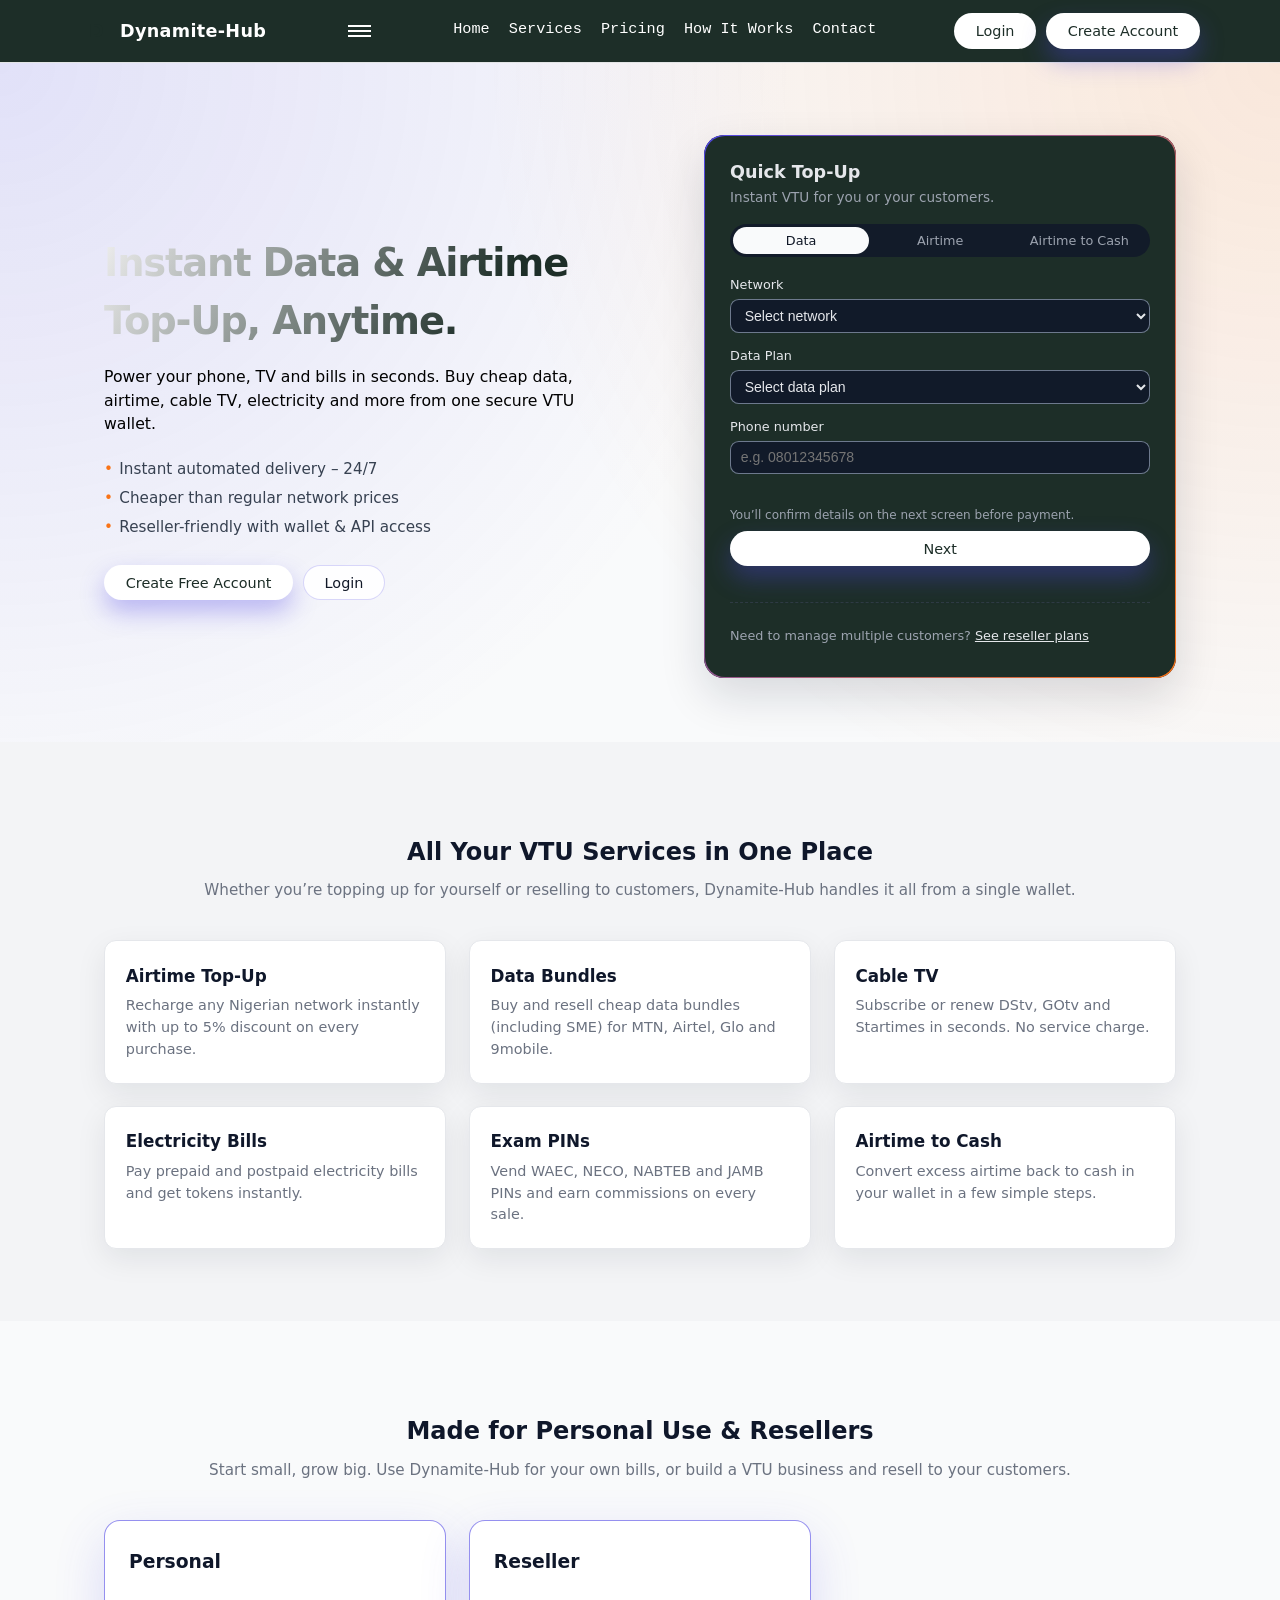
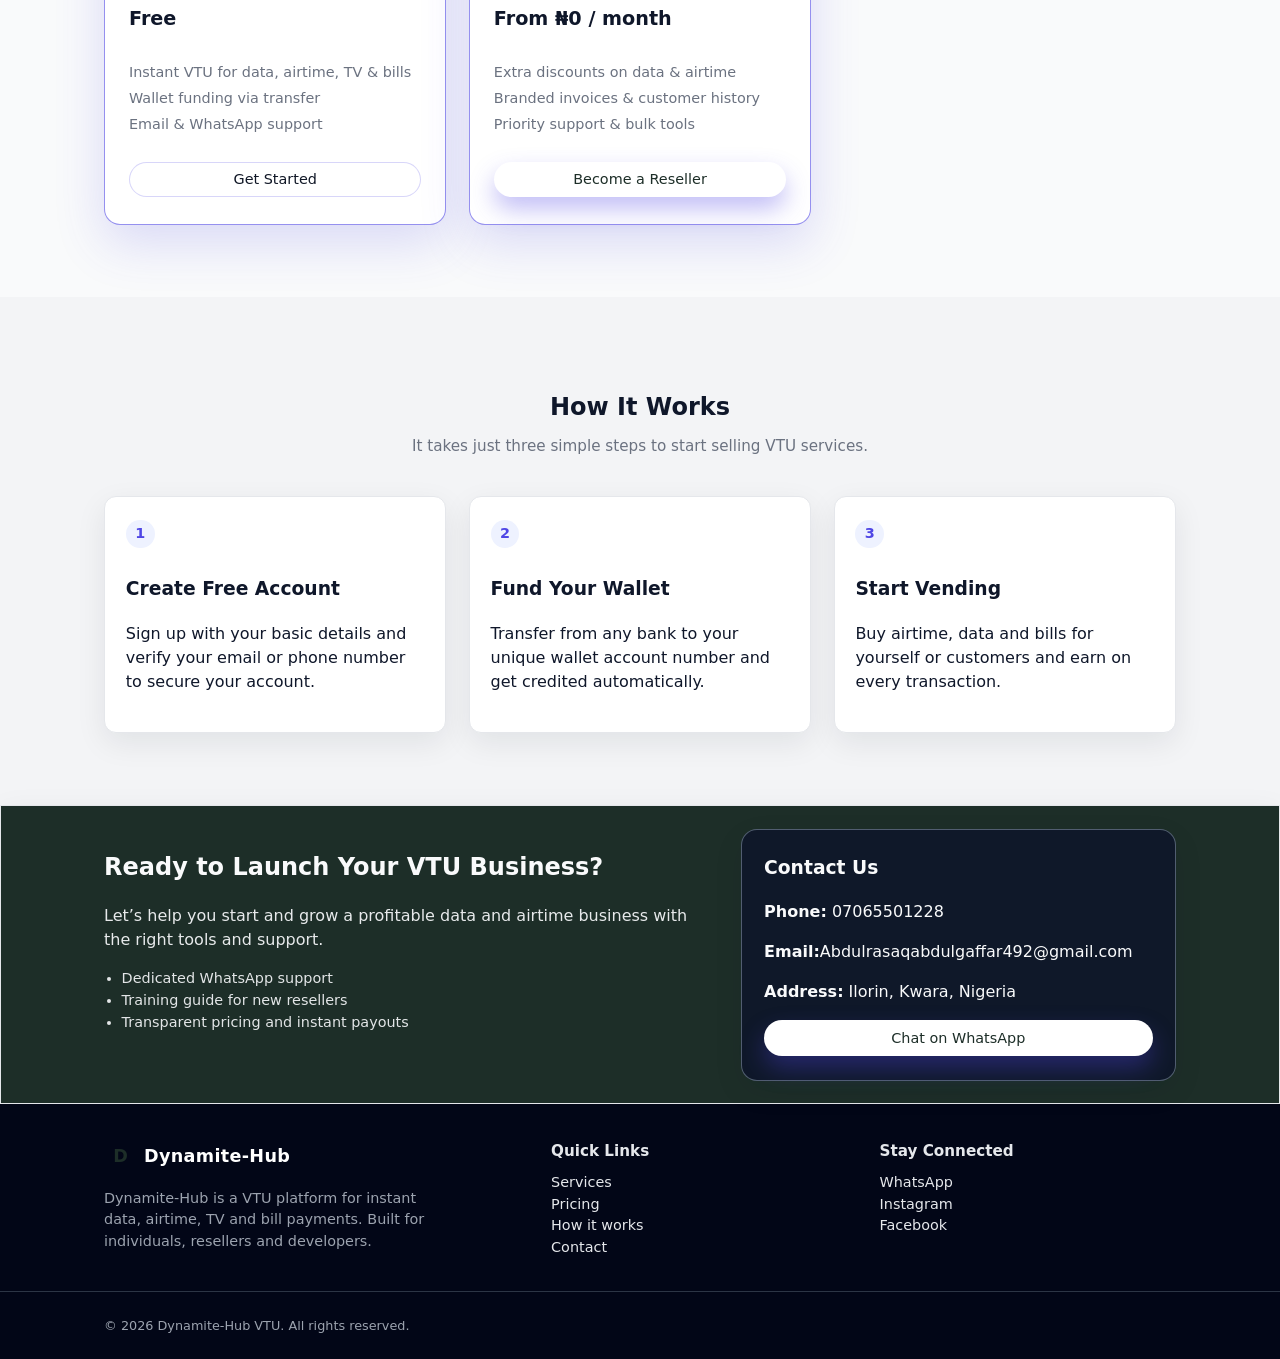
<file: index.html>
<!DOCTYPE html>
<html lang="en">
<head>
  <meta charset="UTF-8" />
  <title>Dynamite-Hub VTU – Cheap Data & Airtime Top-Up</title>
  <meta name="viewport" content="width=device-width, initial-scale=1" />
  <link rel="stylesheet" href="style.css" />
</head>
<body>
  <!-- HEADER / NAVBAR -->
  <header class="site-header">
    <div class="container nav-container">
      <div class="logo">
        <span class="logo-mark">D</span>
        <span class="logo-text">Dynamite-Hub</span>
      </div>

      <button class="nav-toggle" aria-label="Toggle navigation">
        <span></span>
        <span></span>
        <span></span>
      </button>

      <nav class="nav-links">
        <a href="#hero">Home</a>
        <a href="#services">Services</a>
        <a href="#pricing">Pricing</a>
        <a href="#how-it-works">How It Works</a>
        <a href="#contact">Contact</a>
      </nav>

      <div class="nav-auth">
        <button class="btn btn-ghost" id="loginBtnHeader">Login</button>
        <button class="btn btn-primary">Create Account</button>
      </div>
    </div>
  </header>

  <!-- HERO -->
  <main>
    <section id="hero" class="hero">
      <div class="container hero-container">
        <div class="hero-text">
          <h1>Instant Data & Airtime Top-Up, Anytime.</h1>
          <p>
            Power your phone, TV and bills in seconds. Buy cheap data, airtime, cable TV,
            electricity and more from one secure VTU wallet.
          </p>
          <ul class="hero-benefits">
            <li>Instant automated delivery – 24/7</li>
            <li>Cheaper than regular network prices</li>
            <li>Reseller-friendly with wallet & API access</li>
          </ul>
          <div class="hero-actions">
            <button class="btn btn-primary">Create Free Account</button>
            <button class="btn btn-outline" id="loginBtnHero">Login</button>
          </div>
        </div>

        <!-- QUICK BUY CARD -->
        <div class="quick-buy-card">
          <div class="quick-buy-header">
            <h2>Quick Top-Up</h2>
            <p>Instant VTU for you or your customers.</p>
          </div>

          <div class="service-tabs" role="tablist">
            <button class="tab-btn active" data-service-tab="data" type="button">
              Data
            </button>
            <button class="tab-btn" data-service-tab="airtime" type="button">
              Airtime
            </button>
            <button class="tab-btn" data-service-tab="airtime2cash" type="button">
              Airtime to Cash
            </button>
          </div>

          <form id="quick-buy-form">
            <input type="hidden" name="serviceType" id="serviceType" value="data" />

            <div class="form-group">
              <label for="network">Network</label>
              <select id="network" name="network" required>
                <option value="">Select network</option>
                <option value="mtn">MTN</option>
                <option value="airtel">Airtel</option>
                <option value="glo">Glo</option>
                <option value="9mobile">9mobile</option>
              </select>
            </div>

            <div class="form-group" id="planGroup">
              <label for="planOrAmount">Plan / Amount</label>
              <select id="planOrAmount" name="planOrAmount" required>
                <option value="">Select value</option>
                <option value="500-1gb">₦500 – 1GB (30 days)</option>
                <option value="1000-3gb">₦1000 – 3GB (30 days)</option>
                <option value="2000-10gb">₦2000 – 10GB (30 days)</option>
              </select>
            </div>

            <div class="form-group">
              <label for="phone">Phone number</label>
              <input
                type="tel"
                id="phone"
                name="phone"
                placeholder="e.g. 08012345678"
                required
              />
            </div>

            <div class="form-footer">
              <p class="form-hint">
                You’ll confirm details on the next screen before payment.
              </p>
              <button class="btn btn-primary btn-block" type="submit">
                Next
              </button>
            </div>

            <div class="form-message" id="quickBuyMessage" aria-live="polite"></div>
          </form>

          <div class="quick-buy-footer">
            <p>
              Need to manage multiple customers?
              <a href="#pricing">See reseller plans</a>
            </p>
          </div>
        </div>
      </div>
    </section>

    <!-- SERVICES -->
    <section id="services" class="section section-light">
      <div class="container">
        <header class="section-header">
          <h2>All Your VTU Services in One Place</h2>
          <p>
            Whether you’re topping up for yourself or reselling to customers, Dynamite-Hub
            handles it all from a single wallet.
          </p>
        </header>

        <div class="card-grid">
          <article class="card">
            <h3>Airtime Top-Up</h3>
            <p>
              Recharge any Nigerian network instantly with up to 5% discount on every
              purchase.
            </p>
          </article>
          <article class="card">
            <h3>Data Bundles</h3>
            <p>
              Buy and resell cheap data bundles (including SME) for MTN, Airtel, Glo and
              9mobile.
            </p>
          </article>
          <article class="card">
            <h3>Cable TV</h3>
            <p>
              Subscribe or renew DStv, GOtv and Startimes in seconds. No service charge.
            </p>
          </article>
          <article class="card">
            <h3>Electricity Bills</h3>
            <p>
              Pay prepaid and postpaid electricity bills and get tokens instantly.
            </p>
          </article>
          <article class="card">
            <h3>Exam PINs</h3>
            <p>
              Vend WAEC, NECO, NABTEB and JAMB PINs and earn commissions on every sale.
            </p>
          </article>
          <article class="card">
            <h3>Airtime to Cash</h3>
            <p>
              Convert excess airtime back to cash in your wallet in a few simple steps.
            </p>
          </article>
        </div>
      </div>
    </section>

    <!-- PRICING / RESELLERS -->
    <section id="pricing" class="section">
      <div class="container">
        <header class="section-header">
          <h2>Made for Personal Use & Resellers</h2>
          <p>
            Start small, grow big. Use Dynamite-Hub for your own bills, or build a VTU
            business and resell to your customers.
          </p>
        </header>

        <div class="pricing-grid">
          <article class="pricing-card">
            <h3>Personal</h3>
            <p class="price">Free</p>
            <ul>
              <li>Instant VTU for data, airtime, TV & bills</li>
              <li>Wallet funding via transfer</li>
              <li>Email & WhatsApp support</li>
            </ul>
            <button class="btn btn-outline">Get Started</button>
          </article>

          <article class="pricing-card pricing-card-highlight">
            <h3>Reseller</h3>
            <p class="price">From ₦0 / month</p>
            <ul>
              <li>Extra discounts on data & airtime</li>
              <li>Branded invoices & customer history</li>
              <li>Priority support & bulk tools</li>
            </ul>
            <button class="btn btn-primary">Become a Reseller</button>
          </article>

          <!-- <article class="pricing-card">
            <h3>API</h3>
            <p class="price">Pay as you go</p>
            <ul>
              <li>REST API for websites & apps</li>
              <li>Sandbox & API keys dashboard</li>
              <li>Technical support for integration</li>
            </ul>
            <button class="btn btn-outline">View API Docs</button>
          </article> -->
        </div>
      </div>
    </section>

    <!-- HOW IT WORKS -->
    <section id="how-it-works" class="section section-light">
      <div class="container">
        <header class="section-header">
          <h2>How It Works</h2>
          <p>It takes just three simple steps to start selling VTU services.</p>
        </header>

        <div class="steps-grid">
          <div class="step">
            <div class="step-number">1</div>
            <h3>Create Free Account</h3>
            <p>
              Sign up with your basic details and verify your email or phone number to
              secure your account.
            </p>
          </div>
          <div class="step">
            <div class="step-number">2</div>
            <h3>Fund Your Wallet</h3>
            <p>
              Transfer from any bank to your unique wallet account number and get
              credited automatically.
            </p>
          </div>
          <div class="step">
            <div class="step-number">3</div>
            <h3>Start Vending</h3>
            <p>
              Buy airtime, data and bills for yourself or customers and earn on every
              transaction.
            </p>
          </div>
        </div>
      </div>
    </section>

    <!-- CONTACT / CTA -->
    <section id="contact" class="section section-accent">
      <div class="container contact-container">
        <div class="contact-text">
          <h2>Ready to Launch Your VTU Business?</h2>
          <p>
            Let’s help you start and grow a profitable data and airtime business with
            the right tools and support.
          </p>
          <ul>
            <li>Dedicated WhatsApp support</li>
            <li>Training guide for new resellers</li>
            <li>Transparent pricing and instant payouts</li>
          </ul>
        </div>
        <div class="contact-box">
          <h3>Contact Us</h3>
          <p><strong>Phone:</strong> 07065501228</p>
          <p><strong>Email:</strong>Abdulrasaqabdulgaffar492@gmail.com</p>
          <p><strong>Address:</strong> Ilorin, Kwara, Nigeria</p>
          <button class="btn btn-primary btn-block">Chat on WhatsApp</button>
        </div>
      </div>
    </section>
  </main>

  <!-- FOOTER -->
  <footer class="site-footer">
    <div class="container footer-container">
      <div>
        <div class="logo">
          <span class="logo-mark">D</span>
          <span class="logo-text">Dynamite-Hub</span>
        </div>
        <p class="footer-text">
          Dynamite-Hub is a VTU platform for instant data, airtime, TV and bill payments.
          Built for individuals, resellers and developers.
        </p>
      </div>
      <div>
        <h4>Quick Links</h4>
        <ul>
          <li><a href="#services">Services</a></li>
          <li><a href="#pricing">Pricing</a></li>
          <li><a href="#how-it-works">How it works</a></li>
          <li><a href="#contact">Contact</a></li>
        </ul>
      </div>
      <div>
        <h4>Stay Connected</h4>
        <ul>
          <li><a href="07065501228">WhatsApp</a></li>
          <li><a href="#">Instagram</a></li>
          <li><a href="#">Facebook</a></li>
        </ul>
      </div>
    </div>
    <div class="footer-bottom">
      <div class="container">
        <p>© <span id="year"></span> Dynamite-Hub VTU. All rights reserved.</p>
      </div>
    </div>
  </footer>

  <script src="script.js"></script>
</body>
</html>
</file>
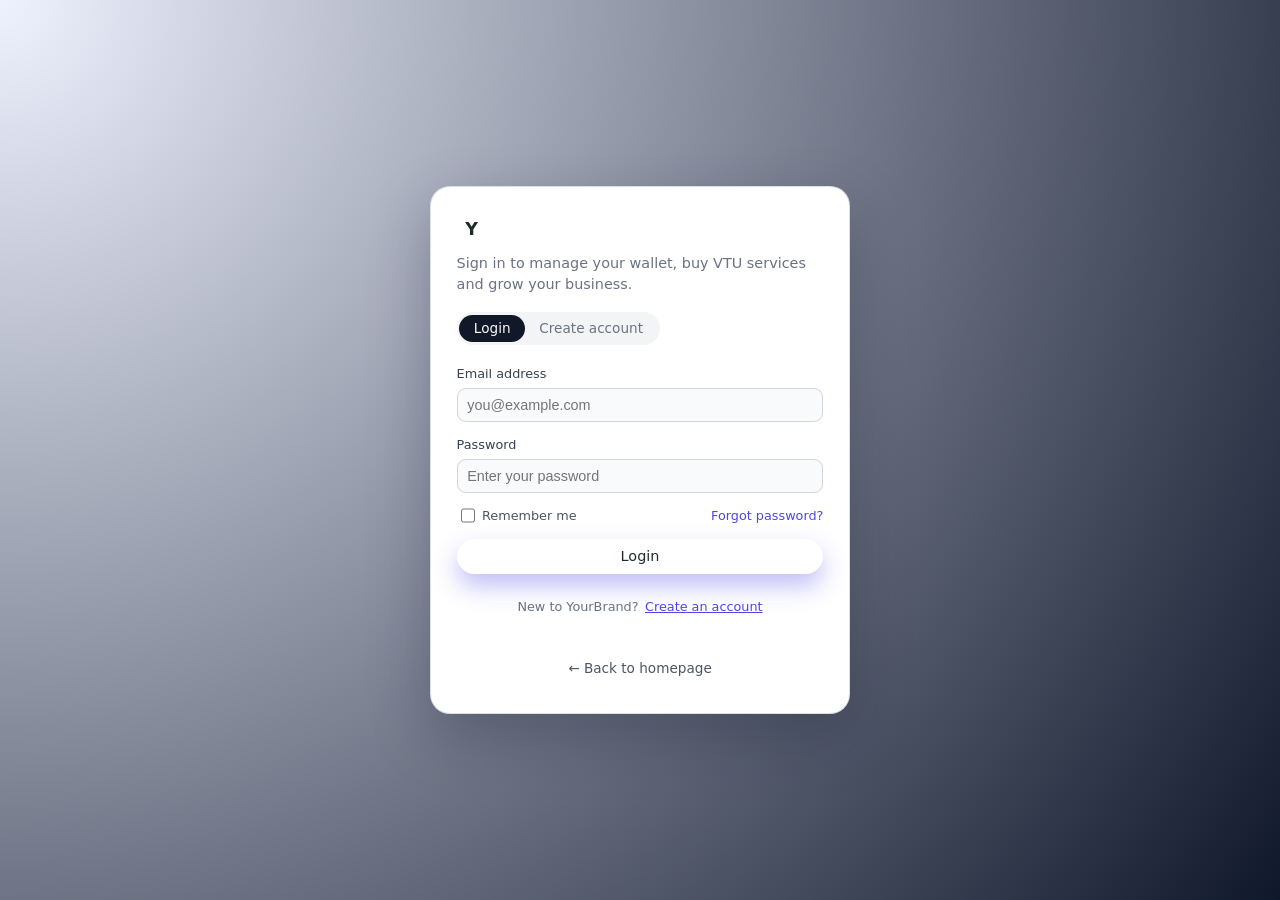
<file: auth.html>
<!DOCTYPE html>
<html lang="en">
<head>
  <meta charset="UTF-8" />
  <title>YourBrand VTU – Login / Register</title>
  <meta name="viewport" content="width=device-width, initial-scale=1" />
  <link rel="stylesheet" href="style.css" />
</head>
<body class="auth-body">
  <main class="auth-page">
    <div class="auth-card">
      <div class="auth-brand">
        <div class="logo">
          <span class="logo-mark">Y</span>
          <span class="logo-text">YourBrand</span>
        </div>
        <p class="auth-tagline">
          Sign in to manage your wallet, buy VTU services and grow your business.
        </p>
      </div>

      <div class="auth-tabs" role="tablist">
        <button class="auth-tab active" data-auth-tab="login" type="button">
          Login
        </button>
        <button class="auth-tab" data-auth-tab="register" type="button">
          Create account
        </button>
      </div>

      <div class="auth-forms">
        <!-- LOGIN FORM -->
        <form id="loginForm" class="auth-form active" data-auth-form="login">
          <div class="form-group">
            <label for="loginEmail">Email address</label>
            <input
              type="email"
              id="loginEmail"
              name="email"
              placeholder="you@example.com"
              required
            />
          </div>

          <div class="form-group">
            <label for="loginPassword">Password</label>
            <input
              type="password"
              id="loginPassword"
              name="password"
              placeholder="Enter your password"
              required
            />
          </div>

          <div class="auth-form-row">
            <label class="checkbox">
              <input type="checkbox" name="remember" />
              <span>Remember me</span>
            </label>
            <a href="#" class="auth-link-small">Forgot password?</a>
          </div>

          <button class="btn btn-primary btn-block" type="submit">
            Login
          </button>

          <p class="auth-form-note">
            New to YourBrand?
            <button
              type="button"
              class="auth-inline-link"
              data-auth-tab="register"
            >
              Create an account
            </button>
          </p>

          <div class="form-message" id="loginMessage" aria-live="polite"></div>
        </form>

        <!-- REGISTER FORM -->
        <form id="registerForm" class="auth-form" data-auth-form="register">
          <div class="form-group">
            <label for="regFullName">Full name</label>
            <input
              type="text"
              id="regFullName"
              name="fullName"
              placeholder="Your full name"
              required
            />
          </div>

          <div class="form-group">
            <label for="regEmail">Email address</label>
            <input
              type="email"
              id="regEmail"
              name="email"
              placeholder="you@example.com"
              required
            />
          </div>

          <div class="form-group">
            <label for="regPhone">Phone number</label>
            <input
              type="tel"
              id="regPhone"
              name="phone"
              placeholder="e.g. 08012345678"
              required
            />
          </div>

          <div class="form-group">
            <label for="regPassword">Password</label>
            <input
              type="password"
              id="regPassword"
              name="password"
              placeholder="Create a strong password"
              required
            />
          </div>

          <div class="form-group">
            <label for="regConfirmPassword">Confirm password</label>
            <input
              type="password"
              id="regConfirmPassword"
              name="confirmPassword"
              placeholder="Re-type your password"
              required
            />
          </div>

          <p class="auth-terms">
            By creating an account, you agree to our
            <a href="#">Terms</a> and <a href="#">Privacy Policy</a>.
          </p>

          <button class="btn btn-primary btn-block" type="submit">
            Create Account
          </button>

          <p class="auth-form-note">
            Already have an account?
            <button
              type="button"
              class="auth-inline-link"
              data-auth-tab="login"
            >
              Login
            </button>
          </p>

          <div class="form-message" id="registerMessage" aria-live="polite"></div>
        </form>
      </div>

      <p class="auth-back-link">
        <a href="index.html">← Back to homepage</a>
      </p>
    </div>
  </main>

  <script src="script.js"></script>
</body>
</html>
</file>
<file: style.css>
/* ---------- CSS RESET / BASE ---------- */

*,
*::before,
*::after {
  box-sizing: border-box;
}

html,
body {
  margin: 0;
  padding: 0;
}

body {
  font-family: system-ui, -apple-system, BlinkMacSystemFont, "Segoe UI", sans-serif;
  color: #0f172a;
  background: #f9fafb;
  line-height: 1.5;
}

img {
  max-width: 100%;
  display: block;
}

a {
  color: inherit;
  text-decoration: none;
}

button {
  font-family: inherit;
}

/* ---------- DESIGN TOKENS ---------- */

:root {
  --color-primary: #4f46e5;
  --color-primary-dark: #4338ca;
  --color-accent: #f97316;
  --color-bg: #f9fafb;
  --color-bg-alt: #ffffff;
  --color-muted: #6b7280;
  --color-border: #e5e7eb;
  --radius-sm: 0.375rem;
  --radius-md: 0.75rem;
  --radius-lg: 1rem;
  --shadow-soft: 0 10px 30px rgba(15, 23, 42, 0.08);
  --shadow-card: 0 18px 45px rgba(15, 23, 42, 0.14);
  --transition-fast: 160ms ease-out;
}

/* ---------- UTILITIES ---------- */

.container {
  width: 100%;
  max-width: 1120px;
  padding: 0 1.5rem;
  margin: 0 auto;
}

.section {
  padding: 4.5rem 0;
}

.section-light {
  background: #f3f4f6;
}

.section-accent {
  background: linear-gradient(300deg, #1d2e28, #1d2e28);
  color: #f9fafb;
  border: 3px solid rgba(249, 250, 251, 0.9);
  border: 1px solid var(--color-border);
  box-shadow: var(--shadow-soft);
  padding: 1.4rem 1.3rem;
}

/* ---------- HEADER / NAV ---------- */

.site-header {
  position: sticky;
  top: 0;
  z-index: 20;
  background-color: #1d2e28;
  backdrop-filter: blur(12px);
  border-bottom: 1px solid rgba(249, 250, 251, 0.9);
}

.nav-container {
  display: flex;
  align-items: center;
  justify-content: space-between;
  padding: 0.8rem 0;
}

.logo {
  display: flex;
  align-items: center;
  gap: 0.4rem;
  font-weight: 700;
  letter-spacing: 0.02em;
}

.logo-mark {
  width: 2.1rem;
  height: 2.1rem;
  border-radius: 999px;
  background: radial-gradient(circle at 30% 30%, white);
  display: inline-flex;
  align-items: center;
  justify-content: center;
  color: #1d2e28;
  font-size: 1.1rem;
}

.logo-text {
  font-size: 1.1rem;
  color: white;
}

.nav-links {
  display: flex;
  gap: 1.2rem;
  font-size: 0.95rem;
  color: #4b5563;

  position: relative;
  --nav-underline-width: 0px;
  --nav-underline-offset-x: 0px;
}

/* Animated underline "indicator" */
.nav-links::after {
  content: "";
  position: absolute;
  bottom: 0;
  left: 0;
  height: 2px;
  border-radius: 999px;

  width: var(--nav-underline-width);
  transform: translateX(var(--nav-underline-offset-x));

  background: linear-gradient(90deg, #4f46e5, #f97316);
  transition:
    transform 0.25s ease,
    width 0.25s ease;
  pointer-events: none;
}

.nav-links a {
  padding: 0.35rem 0;
  border-bottom: 2px solid transparent; /* you can remove this if you want */
}

.nav-links a:hover {
  color: white;
  border-color: transparent; /* keep underline only from ::after */
}

/* Optional: active link style */
.nav-links a.nav-active {
  color: white;
  font-weight: 600;
}

.nav-links a {
  padding: 0.35rem 0;
  border-bottom: 2px solid transparent;
  color: white;
  font-family: 'Courier New', Courier, monospace;
  font-weight: 500;
}

.nav-links a:hover {
  color: white;
  border-color: rgb(247, 247, 248);
}

.nav-auth {
  display: flex;
  align-items: center;
  gap: 0.6rem;
}

/* Mobile nav toggle */

.nav-toggle {
  display: flex;
  flex-direction: column;
  gap: 0.2rem;
  border: none;
  background: transparent;
  padding: 0.3rem;
  cursor: pointer;
}

.nav-toggle span {
  width: 1.4rem;
  height: 2px;
  background: white;
}

/* ---------- BUTTONS ---------- */

.btn {
  border-radius: 999px;
  padding: 0.55rem 1.3rem;
  font-size: 0.9rem;
  cursor: pointer;
  border: 1px solid transparent;
  display: inline-flex;
  align-items: center;
  justify-content: center;
  gap: 0.4rem;
  transition: background var(--transition-fast), color var(--transition-fast),
    border-color var(--transition-fast), box-shadow var(--transition-fast),
    transform var(--transition-fast);
}

.btn-primary {
  background: white;
  color: #1d2e28;
  box-shadow: 0 12px 25px rgba(79, 70, 229, 0.35);
}

.btn-primary:hover {
  transform: translateY(-1px);
  box-shadow: 0 16px 35px rgba(79, 70, 229, 0.45);
}

.btn-outline {
  border-color: rgba(79, 70, 229, 0.22);
  background: rgba(255, 255, 255, 0.9);
  color: #111827;
}

.btn-outline:hover {
  border-color: rgba(79, 70, 229, 0.35);
  background: #eef2ff;
}

.btn-ghost {
  border-color: transparent;
  background: white;
  color: #1d2e28;
}

.btn-ghost:hover {
  background: #e5e7eb;
  color: #1d2e28;
}

.btn-block {
  width: 100%;
}

/* ---------- HERO ---------- */

.hero {
  position: relative;
  padding: 4.5rem 0 4rem;
  background:
    radial-gradient(circle at 0 0, rgba(79, 70, 229, 0.14), transparent 55%),
    radial-gradient(circle at 100% 0, rgba(249, 115, 22, 0.14), transparent 55%),
    #f9fafb;
  overflow: hidden; /* so animated layer doesn’t spill */
}

/* Moving glow layer behind the content */
.hero::before {
  content: "";
  position: absolute;
  inset: -40%;
  background:
    radial-gradient(circle at 10% 20%, rgba(79, 70, 229, 0.25), transparent 60%),
    radial-gradient(circle at 90% 10%, rgba(249, 115, 22, 0.25), transparent 60%);
  mix-blend-mode: soft-light;
  opacity: 0.8;
  animation: heroGlow 16s linear infinite alternate;
  z-index: -1;
}

/* Keep hero content above the animated background */
.hero > * {
  position: relative;
  z-index: 1;
}

/* Keyframes for hero background animation */
@keyframes heroGlow {
  0% {
    transform: translate3d(0, 0, 0) scale(1);
  }
  50% {
    transform: translate3d(-6%, 4%, 0) scale(1.05);
  }
  100% {
    transform: translate3d(5%, -3%, 0) scale(1.03);
  }
}

.hero-container {
  display: grid;
  grid-template-columns: minmax(0, 1.3fr) minmax(0, 1.1fr);
  gap: 2.7rem;
  align-items: center;
}

.hero-text h1 {
  font-size: clamp(2.2rem, 3vw, 2.8rem);
  letter-spacing: -0.03em;
  margin-bottom: 0.75rem;
  position: relative;

  /* gradient used as "ink" for the text */
  background: linear-gradient(
    120deg,
    #efefef,
    #1d2e28,
    #1d2e28,
    #efefef
  );
  background-size: 220% 100%;
  color: transparent;
  -webkit-background-clip: text;
  background-clip: text;
  -webkit-text-fill-color: transparent;

  /* animated mask movement */
  animation: heroTextMask 6s ease-in-out infinite alternate;
}

/* keyframes for the mask/gradient movement */
@keyframes heroTextMask {
  0% {
    background-position: 0% 50%;
    transform: translateY(0);
    opacity: 0.2;
  }
  20% {
    opacity: 1;
  }
  50% {
    background-position: 100% 50%;
  }
  100% {
    background-position: 0% 50%;
    transform: translateY(0);
  }
}

.hero-text p {
  font-size: 0.98rem;
  color: black;
  max-width: 32rem;
}

.hero-benefits {
  list-style: none;
  padding: 0;
  margin: 1.4rem 0 1.6rem;
  display: grid;
  gap: 0.4rem;
  font-size: 0.95rem;
  color: #374151;
}

.hero-benefits li::before {
  content: "•";
  color: var(--color-accent);
  margin-right: 0.4rem;
}

.hero-actions {
  display: flex;
  align-items: center;
  gap: 0.6rem;
  margin-bottom: 0.6rem;
}

.hero-note {
  font-size: 0.85rem;
  color: var(--color-muted);
}

/* ---------- QUICK BUY CARD ---------- */

.quick-buy-card {
  position: relative;
  z-index: 0;
  color: #e5e7eb;
  border-radius: 1.25rem;
  padding: 1.5rem 1.6rem 1.25rem;
  box-shadow: var(--shadow-card);
  background: #020617;
  overflow: hidden; /* keep border glow tidy on corners */
}

/* Outer animated gradient line */
.quick-buy-card::before {
  content: "";
  position: absolute;
  inset: -1px; /* slightly outside to show line */
  border-radius: inherit;
  background: linear-gradient(
    120deg,
    #4f46e5,
    #f97316,
    #22c55e,
    #4f46e5
  );
  background-size: 300% 300%;
  animation: quickBorder 6s linear infinite;
  z-index: -2;
}

/* Inner solid background to keep content readable */
.quick-buy-card::after {
  content: "";
  position: absolute;
  inset: 1px; /* creates the “border” thickness */
  border-radius: inherit;
  background: #1d2e28;
  color: white;
  z-index: -1;
}

/* Keyframes for border animation */
@keyframes quickBorder {
  0% {
    background-position: 0% 50%;
  }
  50% {
    background-position: 100% 50%;
  }
  100% {
    background-position: 0% 50%;
  }
}

.quick-buy-header h2 {
  font-size: 1.1rem;
  margin: 0 0 0.15rem;
}

.quick-buy-header p {
  margin: 0;
  font-size: 0.85rem;
  color: #9ca3af;
}



/* Tabs */

.service-tabs {
  display: flex;
  margin: 1rem 0 1.1rem;
  background: rgba(15, 23, 42, 0.8);
  border-radius: 999px;
  padding: 0.18rem;
  gap: 0.18rem;
}

.tab-btn {
  flex: 1;
  border-radius: 999px;
  border: none;
  background: transparent;
  color: #9ca3af;
  font-size: 0.8rem;
  padding: 0.4rem 0.3rem;
  cursor: pointer;
  transition: background var(--transition-fast), color var(--transition-fast);
}

.tab-btn.active {
  background: #f9fafb;
  color: #111827;
}

/* Form inside quick buy */

#quick-buy-form {
  display: grid;
  gap: 0.8rem;
}

.form-group {
  display: grid;
  gap: 0.3rem;
}

.form-group label {
  font-size: 0.8rem;
  color: #e5e7eb;
}

.form-group select,
.form-group input {
  border-radius: 0.55rem;
  border: 1px solid rgba(148, 163, 184, 0.7);
  padding: 0.45rem 0.6rem;
  font-size: 0.88rem;
  background: rgba(15, 23, 42, 0.82);
  color: #e5e7eb;
}

.form-group select:focus,
.form-group input:focus {
  outline: 1px solid rgba(79, 70, 229, 0.7);
  border-color: rgba(79, 70, 229, 0.7);
}

.form-footer {
  margin-top: 0.5rem;
}

.form-hint {
  font-size: 0.75rem;
  color: #9ca3af;
  margin-bottom: 0.4rem;
}

.form-message {
  margin-top: 0.45rem;
  font-size: 0.8rem;
}

/* success / error messages */

.form-message.success {
  color: #bbf7d0;
}

.form-message.error {
  color: #fecaca;
}


.quick-buy-footer {
  margin-top: 1rem;
  border-top: 1px dashed rgba(55, 65, 81, 0.7);
  padding-top: 0.6rem;
  font-size: 0.8rem;
  color: #9ca3af;
}

.quick-buy-footer a {
  color: #e5e7eb;
  text-decoration: underline;
}

/* ---------- SECTIONS ---------- */

.section-header {
  text-align: center;
  margin-bottom: 2.4rem;
}

.section-header h2 {
  margin-bottom: 0.6rem;
  font-size: 1.5rem;
}

.section-header p {
  margin: 0;
  color: var(--color-muted);
  font-size: 0.95rem;
}

/* Services / cards */

.card-grid {
  display: grid;
  grid-template-columns: repeat(3, minmax(0, 1fr));
  gap: 1.4rem;
}

.card {
  background: var(--color-bg-alt);
  border-radius: var(--radius-md);
  padding: 1.4rem 1.3rem;
  border: 1px solid var(--color-border);
  box-shadow: var(--shadow-soft);
}

.card h3 {
  margin-top: 0;
  margin-bottom: 0.4rem;
  font-size: 1.05rem;
}

.card p {
  margin: 0;
  font-size: 0.9rem;
  color: var(--color-muted);
}

/* Pricing */

.pricing-grid {
  display: grid;
  grid-template-columns: repeat(3, minmax(0, 1fr));
  gap: 1.4rem;
}

.pricing-card {
  background: #ffffff;
  border-radius: var(--radius-lg);
  padding: 1.7rem 1.5rem;
  border: 1px solid var(--color-border);
  box-shadow: var(--shadow-soft);
  display: flex;
  flex-direction: column;
  gap: 0.6rem;
  border-color: rgba(79, 70, 229, 0.6);
  box-shadow: 0 18px 50px rgba(79, 70, 229, 0.18);
  position: relative;
}

.pricing-card-highlight {
  border-color: rgba(79, 70, 229, 0.6);
  box-shadow: 0 18px 50px rgba(79, 70, 229, 0.18);
  position: relative;
}

.pricing-card h3 {
  margin: 0;
}

.pricing-card .price {
  font-weight: 700;
  font-size: 1.2rem;
}

.pricing-card ul {
  list-style: none;
  padding: 0;
  margin: 0 0 0.8rem;
  font-size: 0.9rem;
  color: var(--color-muted);
}

.pricing-card ul li {
  margin-bottom: 0.25rem;
}

/* Steps */

.steps-grid {
  display: grid;
  grid-template-columns: repeat(3, minmax(0, 1fr));
  gap: 1.4rem;
}

.step {
  background: #ffffff;
  border-radius: var(--radius-md);
  padding: 1.4rem 1.3rem;
  border: 1px solid var(--color-border);
  box-shadow: var(--shadow-soft);
}

.step-number {
  width: 1.8rem;
  height: 1.8rem;
  border-radius: 999px;
  background: #eef2ff;
  color: #4f46e5;
  font-size: 0.9rem;
  display: inline-flex;
  align-items: center;
  justify-content: center;
  font-weight: 600;
  margin-bottom: 0.5rem;
}

/* Contact section */

.contact-container {
  display: grid;
  grid-template-columns: minmax(0, 1.4fr) minmax(0, 1fr);
  gap: 1.7rem;
  align-items: stretch;
}

.contact-text p {
  color: rgba(248, 250, 252, 0.92);
}

.contact-text ul {
  margin: 1rem 0 0;
  padding-left: 1.1rem;
  font-size: 0.9rem;
  color: rgba(248, 250, 252, 0.9);
}

.contact-box {
  background: rgba(15, 23, 42, 0.92);
  border-radius: var(--radius-lg);
  padding: 1.5rem 1.4rem;
  border: 1px solid rgba(148, 163, 184, 0.5);
  box-shadow: var(--shadow-soft);
}

.contact-box h3 {
  margin-top: 0;
}

/* ---------- FOOTER ---------- */

.site-footer {
  background: #020617;
  color: #e5e7eb;
  padding-top: 2.2rem;
}

.footer-container {
  display: grid;
  grid-template-columns: minmax(0, 1.4fr) repeat(2, minmax(0, 1fr));
  gap: 2rem;
  padding-bottom: 1.5rem;
}

.footer-text {
  font-size: 0.9rem;
  color: #9ca3af;
  max-width: 22rem;
}

.site-footer h4 {
  margin-top: 0;
  margin-bottom: 0.6rem;
  font-size: 0.95rem;
}

.site-footer ul {
  list-style: none;
  margin: 0;
  padding: 0;
  font-size: 0.9rem;
}

.site-footer a {
  color: #e5e7eb;
}

.site-footer a:hover {
  text-decoration: underline;
}

.footer-bottom {
  border-top: 1px solid rgba(55, 65, 81, 0.8);
  padding: 0.7rem 0;
  font-size: 0.8rem;
  color: #9ca3af;
}

/* ---------- RESPONSIVE ---------- */

@media (max-width: 960px) {
  .hero-container {
    grid-template-columns: 1fr;
  }

  .quick-buy-card {
    max-width: 24rem;
    margin: 0 auto;
  }

  .card-grid,
  .pricing-grid,
  .steps-grid {
    grid-template-columns: repeat(2, minmax(0, 1fr));
  }

  .contact-container {
    grid-template-columns: 1fr;
  }

  .footer-container {
    grid-template-columns: repeat(2, minmax(0, 1fr));
  }
}

@media (max-width: 768px) {
  /* Show hamburger */
  .nav-toggle {
    display: flex;
  }


  .contact-box {
    padding: 1.5rem 0.4rem;
  }

  /* By default, hide nav links and auth buttons on mobile */
  .nav-links,
  .nav-auth {
    display: none;
  }

  /* When body has .nav-open, show them as a stacked menu */
  body.nav-open .nav-links,
  body.nav-open .nav-auth {
    display: flex;
  }

  /* Layout for the dropdown menu */
  body.nav-open .nav-container {
    flex-wrap: wrap;
    align-items: flex-start;
  }

  body.nav-open .nav-links {
    width: 100%;
    flex-direction: column;
    align-items: flex-start;
    margin-top: 0.5rem;
    border-top: 1px solid rgba(148, 163, 184, 0.3);
    padding-top: 0.5rem;
    gap: 0.4rem;
    background: rgba(249, 250, 251, 0.96);
  }

  body.nav-open .nav-auth {
    width: 100%;
    margin-top: 0.3rem;
    gap: 0.5rem;
    background: rgba(249, 250, 251, 0.96);
    padding-bottom: 0.7rem;
  }

  /* Don’t show the animated underline in mobile stacked nav */
  .nav-links::after {
    display: none;
  }

  /* Hero + layout changes */
  .hero {
    padding-top: 3.4rem;
  }

  .hero-container {
    grid-template-columns: 1fr;
  }

  .hero-actions {
    flex-wrap: wrap;
  }

  .quick-buy-card {
    max-width: 100%;
    margin-top: 1.5rem;
  }

  /* Cards & footer: single column on mobile */
  .card-grid,
  .pricing-grid,
  .steps-grid {
    grid-template-columns: 1fr;
  }

  .contact-container,
  .footer-container {
    grid-template-columns: 1fr;
  }
}

@media (max-width: 720px) {
  .nav-links,
  .nav-auth {
    display: none;
  }


  .hero {
    padding-top: 3.4rem;
  }

  .hero-actions {
    flex-wrap: wrap;
  }

  .card-grid,
  .pricing-grid,
  .steps-grid {
    grid-template-columns: 1fr;
  }

  .footer-container {
    grid-template-columns: 1fr;
  }

  /* Mobile nav dropdown */
  .nav-open .nav-links,
  .nav-open .nav-auth {
    display: flex;
  }

  .nav-open .nav-links {
    position: absolute;
    inset: 3rem 0 auto 0;
    background: rgba(249, 250, 251, 0.96);
    flex-direction: column;
    align-items: flex-start;
    padding: 0.7rem 1.5rem 0.4rem;
    gap: 0.4rem;
    border-bottom: 1px solid rgba(148, 163, 184, 0.3);
  }

  .nav-open .nav-auth {
    position: absolute;
    inset: 6.7rem 0 auto 0;
    background: rgba(249, 250, 251, 0.96);
    padding: 0.6rem 1.5rem 0.8rem;
    border-bottom: 1px solid rgba(148, 163, 184, 0.3);
    justify-content: flex-start;
  }
}

/* Tablet and down */
@media (max-width: 1024px) {
  .hero-container {
    grid-template-columns: 1fr;
  }

  .quick-buy-card {
    max-width: 26rem;
    margin: 0 auto;
  }

  .card-grid,
  .pricing-grid,
  .steps-grid {
    grid-template-columns: repeat(2, minmax(0, 1fr));
  }

  .contact-container {
    grid-template-columns: 1fr;
  }

  .footer-container {
    grid-template-columns: repeat(2, minmax(0, 1fr));
  }
}

/* Mobile */
@media (max-width: 768px) {
  .nav-links,
  .nav-auth {
    display: none;
  }

  .nav-toggle {
    display: flex;
  }

  .hero {
    padding-top: 3.4rem;
  }

  .hero-actions {
    flex-wrap: wrap;
  }

  .card-grid,
  .pricing-grid,
  .steps-grid {
    grid-template-columns: 1fr;
  }

  .footer-container {
    grid-template-columns: 1fr;
  }

  /* Mobile nav dropdown behaviour stays same as before */
  .nav-open .nav-links,
  .nav-open .nav-auth {
    display: flex;
  }

  .nav-open .nav-links {
    position: absolute;
    inset: 3rem 0 auto 0;
    background: rgba(249, 250, 251, 0.96);
    flex-direction: column;
    align-items: flex-start;
    padding: 0.7rem 1.5rem 0.4rem;
    gap: 0.4rem;
    border-bottom: 1px solid rgba(148, 163, 184, 0.3);
  }

  .nav-open .nav-auth {
    position: absolute;
    inset: 6.7rem 0 auto 0;
    background: rgba(249, 250, 251, 0.96);
    padding: 0.6rem 1.5rem 0.8rem;
    border-bottom: 1px solid rgba(148, 163, 184, 0.3);
    justify-content: flex-start;
  }
}

@media (max-width: 768px) {
  /* NAV: switch to mobile menu */
  .nav-links,
  .nav-auth {
    display: none;
  }

  .nav-toggle {
    display: flex;
  }

  /* mobile dropdown behaviour when nav is open */
  .nav-open .nav-links,
  .nav-open .nav-auth {
    display: flex;
  }

  .nav-open .nav-links {
    position: absolute;
    inset: 3rem 0 auto 0;
    background: rgba(249, 250, 251, 0.96);
    flex-direction: column;
    align-items: flex-start;
    padding: 0.7rem 1.5rem 0.4rem;
    gap: 0.4rem;
    border-bottom: 1px solid rgba(148, 163, 184, 0.3);
  }

  .nav-open .nav-auth {
    position: absolute;
    inset: 6.7rem 0 auto 0;
    background: rgba(249, 250, 251, 0.96);
    padding: 0.6rem 1.5rem 0.8rem;
    border-bottom: 1px solid rgba(148, 163, 184, 0.3);
    justify-content: flex-start;
  }

  /* HERO: stack vertically */
  .hero {
    padding-top: 3.4rem;
  }

  .hero-container {
    grid-template-columns: 1fr;
  }

  .hero-actions {
    flex-wrap: wrap;
  }

  .quick-buy-card {
    max-width: 100%;
    margin-top: 1.5rem;
  }

  /* GRIDS: single column on mobile */
  .card-grid,
  .pricing-grid,
  .steps-grid {
    grid-template-columns: 1fr;
  }

  /* CONTACT + FOOTER: single column */
  .contact-container,
  .footer-container {
    grid-template-columns: 1fr;
  }
}


/* ///////////////////////////////REGISTER-LOGIN//////////////////////////// */


/* ---------- AUTH PAGE ---------- */

.auth-body {
  margin: 0;
  background: radial-gradient(circle at top left, #eef2ff, #0f172a);
  min-height: 100vh;
  color: #0f172a;
}

.auth-page {
  min-height: 100vh;
  display: flex;
  align-items: center;
  justify-content: center;
  padding: 1.5rem;
}

.auth-card {
  width: 100%;
  max-width: 420px;
  background: #ffffff;
  border-radius: 1.25rem;
  padding: 1.7rem 1.6rem 1.3rem;
  box-shadow: 0 22px 60px rgba(15, 23, 42, 0.28);
  border: 1px solid rgba(148, 163, 184, 0.35);
}

.auth-brand {
  margin-bottom: 1rem;
}

.auth-brand .logo-mark {
  width: 1.9rem;
  height: 1.9rem;
}

.auth-tagline {
  margin: 0.5rem 0 0;
  font-size: 0.9rem;
  color: #6b7280;
}

/* Auth tabs */

.auth-tabs {
  display: inline-flex;
  padding: 0.18rem;
  border-radius: 999px;
  background: #f3f4f6;
  margin-bottom: 1.2rem;
}

.auth-tab {
  border: none;
  background: transparent;
  padding: 0.35rem 0.9rem;
  border-radius: 999px;
  font-size: 0.85rem;
  cursor: pointer;
  color: #6b7280;
  transition: background var(--transition-fast), color var(--transition-fast);
}

.auth-tab.active {
  background: #111827;
  color: #f9fafb;
}

/* Auth forms */

.auth-forms {
  margin-bottom: 0.6rem;
}

.auth-form {
  display: none;
  display: none;
  flex-direction: column;
  gap: 0.8rem;
}

.auth-form.active {
  display: flex;
}

.auth-form .form-group label {
  font-size: 0.8rem;
  color: #374151;
}

.auth-form .form-group input {
  background: #f9fafb;
  color: #111827;
  border-radius: 0.55rem;
  border: 1px solid #d1d5db;
  padding: 0.5rem 0.6rem;
  font-size: 0.9rem;
}

.auth-form .form-group input:focus {
  outline: 1px solid rgba(79, 70, 229, 0.7);
  border-color: rgba(79, 70, 229, 0.7);
}

/* Misc auth layout */

.auth-form-row {
  display: flex;
  justify-content: space-between;
  align-items: center;
  font-size: 0.8rem;
}

.checkbox {
  display: inline-flex;
  align-items: center;
  gap: 0.25rem;
  cursor: pointer;
  color: #4b5563;
}

.checkbox input {
  width: 0.9rem;
  height: 0.9rem;
}

.auth-link-small {
  color: #4f46e5;
  font-size: 0.8rem;
}

.auth-link-small:hover {
  text-decoration: underline;
}

.auth-terms {
  font-size: 0.8rem;
  color: #6b7280;
  margin: 0.3rem 0 0.8rem;
}

.auth-terms a {
  color: #4f46e5;
  text-decoration: underline;
}

.auth-form-note {
  font-size: 0.8rem;
  margin-top: 0.6rem;
  text-align: center;
  color: #6b7280;
}

.auth-inline-link {
  border: none;
  background: transparent;
  padding: 0;
  margin-left: 0.15rem;
  color: #4f46e5;
  font-size: 0.8rem;
  cursor: pointer;
  text-decoration: underline;
}

.auth-back-link {
  text-align: center;
  margin-top: 0.5rem;
  font-size: 0.85rem;
}

.auth-back-link a {
  color: #4b5563;
}

.auth-back-link a:hover {
  text-decoration: underline;
}

/* Reuse success/error classes from form-message on white bg */

.auth-card .form-message.success {
  color: #16a34a;
}

.auth-card .form-message.error {
  color: #dc2626;
}

/* Mobile tweaks at same 768px breakpoint */

@media (max-width: 768px) {
  .auth-card {
    max-width: 100%;
    padding: 1.4rem 1.2rem 1.1rem;
  }

  .auth-page {
    align-items: flex-start;
    padding-top: 3rem;
  }
}
</file>
